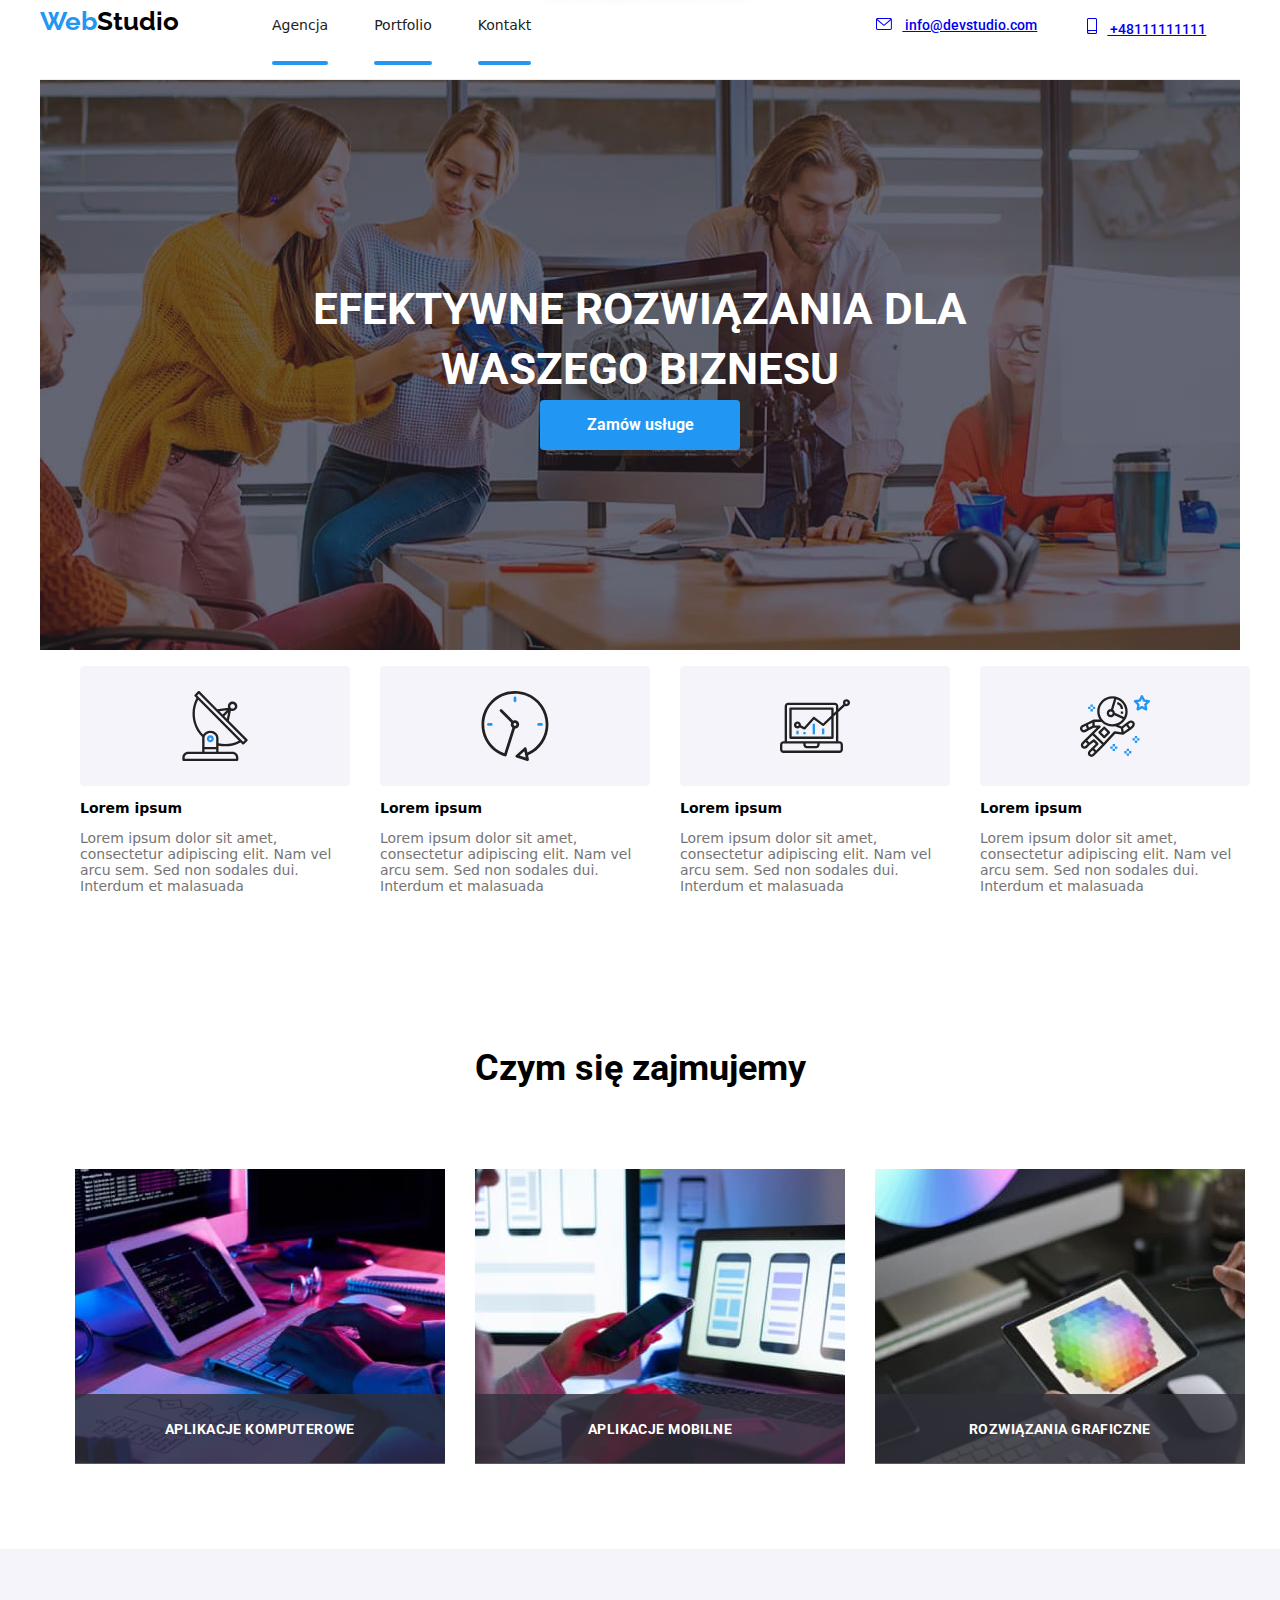
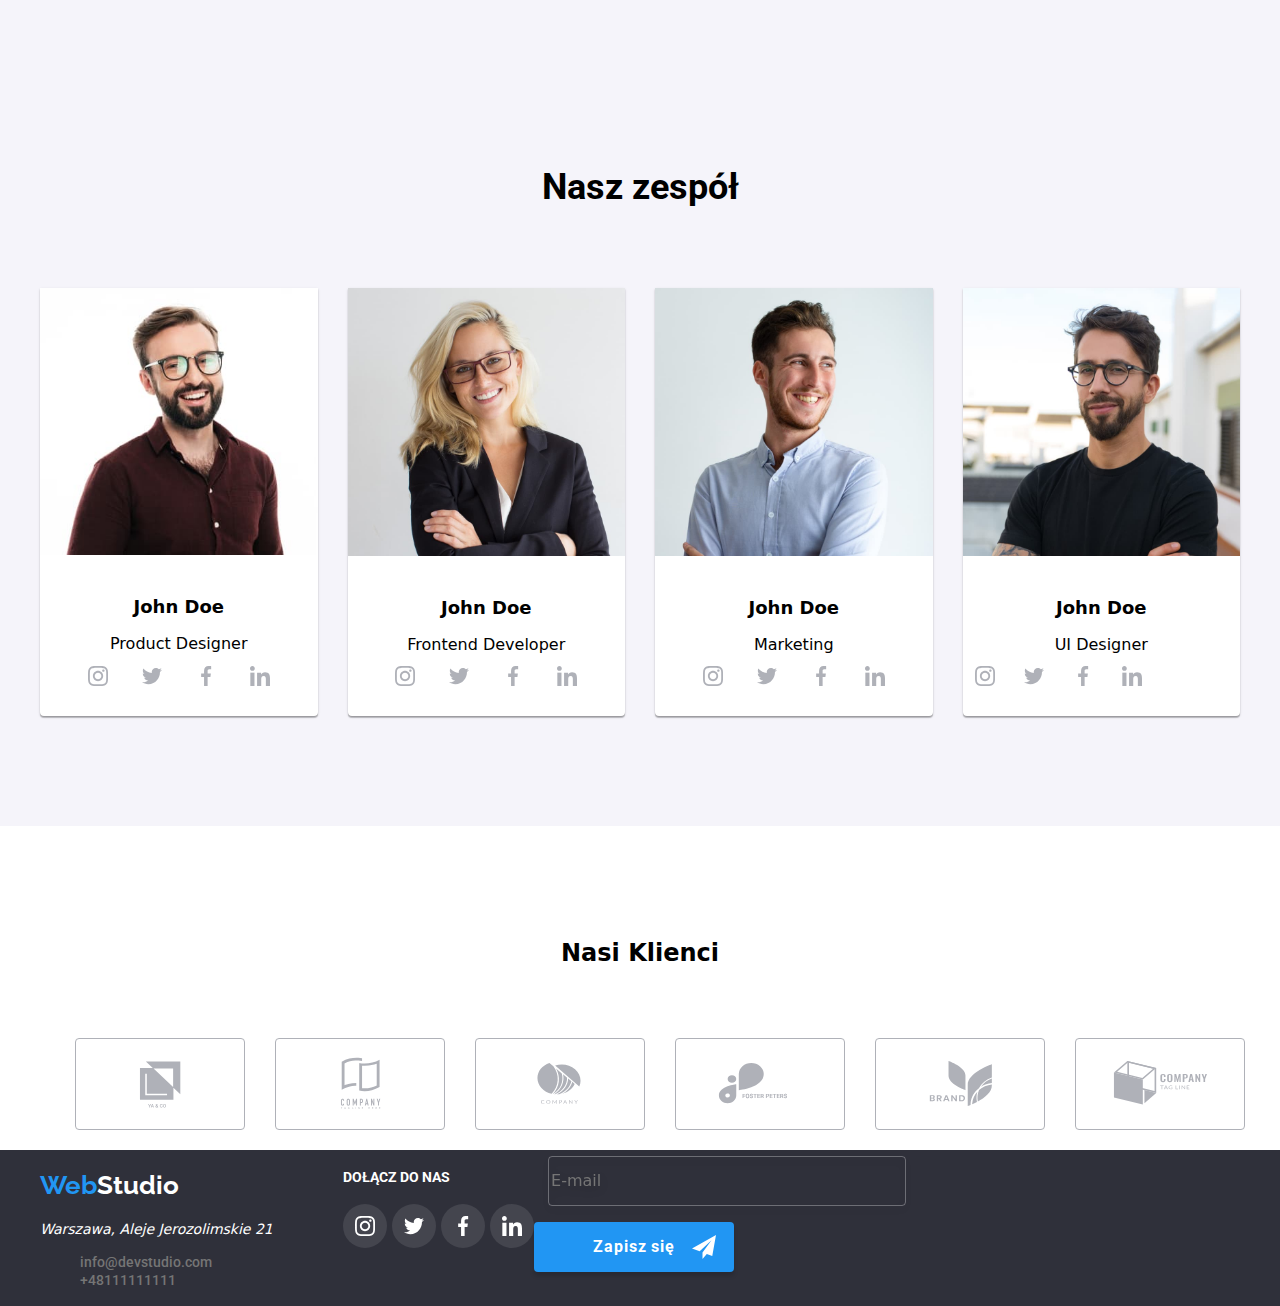
<file: index.html>
<!DOCTYPE html>
<html lang="pl">
  <head>
    <meta charset="UTF-8" />
    <meta http-equiv="X-UA-Compatible" content="IE=edge" />
    <meta name="viewport" content="width=device-width, initial-scale=1.0" />
    <title>Document</title>
    <link rel="preconnect" href="https://fonts.googleapis.com" />
    <link rel="preconnect" href="https://fonts.gstatic.com" crossorigin />
    <link
      rel="stylesheet"
      href="https://cdnjs.cloudflare.com/ajax/libs/modern-normalize/1.0.0/modern-normalize.min.css"
    />
    <link
      href="https://fonts.googleapis.com/css2?family=Raleway:wght@700&family=Roboto:wght@400;500;700;900&display=swap"
      rel="stylesheet"
    />

    <link rel="stylesheet" href="./css/main.min.css" />
  </head>
  <body class="body">
    <header>
      <div class="container">
        <div class="header">
          <a class="header__logo" href="index.html"><span class="header__logo--firstpart">Web</span>Studio</a>
          <nav>
            <ul class="menu">
              <li><a class="menu__list", href="index.html">Agencja</a></li>
              <li><a class="menu__list", href="portfolio.html">Portfolio</a></li>
              <li><a class="menu__list" href="index.html">Kontakt</a></li>
            </ul>
          </nav>
          <ul class="header__contact">
            <li class="header__contact--list">
              <a class="header__contact--element" href="mailto:info@devstudio.com"
                ><svg class="header__contact--icon" width="16px" height="12px">
                  <use href="./images/icons.svg/symbol-defs.svg#icon-mail"></use>
                </svg>
                info@devstudio.com</a
              >
            </li>
            <li class="header__contact--list">
              <a class="header__contact--element"  href="tel:+48111111111"
                ><svg class="header__contact--icon" width="10px" height="16px">
                  <use href="./images/icons.svg/symbol-defs.svg#icon-smartphone"></use>
                </svg>
                +48111111111</a
              >
            </li>
          </ul>
        </div>
      </div>
    </header>

    <main>
      <section>
        <div class="container">
          <div  class="main" >
            <h1 class="main__text">EFEKTYWNE ROZWIĄZANIA DLA WASZEGO BIZNESU</h1>

            <button class="main__button" type="button" data-modal-open>Zamów usługe</button>
          </div>
        </div>
      </section>

      <section class="section">
        <section>
          <div class="container">
            <ul class="lorem">
              <li>
                <svg class="lorem__icon" width="270px" height="120px">
                  <use
                    width="70px"
                    height="70px"
                    x="100px"
                    y="25px"
                    href="./images/icons.svg/symbol-defs.svg#icon-antenna-1"
                  ></use>
                </svg>
                <h3 class="lorem__headline">Lorem ipsum</h3>
                <p class="lorem__text">
                  Lorem ipsum dolor sit amet, consectetur adipiscing elit. Nam vel arcu sem. Sed non
                  sodales dui. Interdum et malasuada
                </p>
              </li>
              <li>
                <svg class="lorem__icon" width="270px" height="120px">
                  <use
                    width="70px"
                    height="70px"
                    x="100px"
                    y="25px"
                    href="./images/icons.svg/symbol-defs.svg#icon-clock-1"
                  ></use>
                </svg>
                <h3 class="lorem__headline">Lorem ipsum</h3>
                <p class="lorem__text">
                  Lorem ipsum dolor sit amet, consectetur adipiscing elit. Nam vel arcu sem. Sed non
                  sodales dui. Interdum et malasuada
                </p>
              </li>
              <li>
                <svg class="lorem__icon" width="270px" height="120px">
                  <use
                    width="70px"
                    height="70px"
                    x="100px"
                    y="25px"
                    href="./images/icons.svg/symbol-defs.svg#icon-diagram-1"
                  ></use>
                </svg>
                <h3 class="lorem__headline">Lorem ipsum</h3>
                <p class="lorem__text">
                  Lorem ipsum dolor sit amet, consectetur adipiscing elit. Nam vel arcu sem. Sed non
                  sodales dui. Interdum et malasuada
                </p>
              </li>
              <li>
                <svg class="lorem__icon" width="270px" height="120px">
                  <use
                    width="70px"
                    height="70px"
                    x="100px"
                    y="25px"
                    href="./images/icons.svg/symbol-defs.svg#icon-astronaut-1"
                  ></use>
                </svg>
                <h3 class="lorem__headline">Lorem ipsum</h3>
                <p class="lorem__text">
                  Lorem ipsum dolor sit amet, consectetur adipiscing elit. Nam vel arcu sem. Sed non
                  sodales dui. Interdum et malasuada
                </p>
              </li>
            </ul>
          </div>
        </section>
      </section>

      <section class="whatwedo">
        <div class="container">
          <h2 class="whatwedo__text">Czym się zajmujemy</h2>
          <ul class="whatwedo__img">
            <li>
              <div class="whatwedo__img--box">
              <img src="images/Mail.jpg" alt="Mail" width="370" height="294" />
              <div class="whatwedo__img--text"><p>Aplikacje komputerowe</p></div></div>
            </li>
            <li>
              <div class="whatwedo__img--box">
              <img src="images/Phone.jpg" alt="Phone" width="370" height="294" />
              <div class="whatwedo__img--text"><p>Aplikacje mobilne</p></div></div>
            </li>
            <li>
              <div class="whatwedo__img--box">
              <img src="images/design.jpg" alt="Design" width="370" height="294" />
              <div class="whatwedo__img--text"><p>Rozwiązania graficzne</p></div></div>
            </li>
          </ul>
        </div>
      </section>

      <section class="section">
        <section class="team">
          <div class="container">
            <h2 class="team__name">Nasz zespół</h2>
            <ul class="team__img">
              <li class="team__img--list">
                <figure class="team__img--fit">
                  <img
                    class="team__img--element"
                    src="images/imgJohnDoeprodutdesigner.jpg"
                    alt="John Doe Produkt Designer"
                    width="270"
                    height="260"
                  />
                  <figcaption class="team__signature">
                    <h4 class="team__img--name">John Doe</h4>
                    <p class="team__img--text">Product Designer</p>
                  </figcaption>
                  <div class="team__social">
                  <svg class="team__social--svg" width="44px" height="44px">
                    <use
                      width="20px"
                      height="20px"
                      x="12px"
                      y="12px"
                      href="./images/icons.svg/symbol-defs.svg#icon-instagram-2"
                    ></use>
                  </svg>
                  <svg class="team__social--svg" width="44px" height="44px">
                    <use
                      width="20px"
                      height="20px"
                      x="12px"
                      y="12px"
                      href="./images/icons.svg/symbol-defs.svg#icon-twitter-1"
                    ></use>
                  </svg>
                  <svg class="team__social--svg" width="44px" height="44px">
                    <use
                      width="20px"
                      height="20px"
                      x="12px"
                      y="12px"
                      href="./images/icons.svg/symbol-defs.svg#icon-facebook-1"
                    ></use>
                  </svg>
                  <svg class="team__social--svg" width="44px" height="44px">
                    <use
                      width="20px"
                      height="20px"
                      x="12px"
                      y="12px"
                      href="./images/icons.svg/symbol-defs.svg#icon-linkedin-1"
                    ></use>
                  </svg>
                </div>
                </figure>
              </li>
              <li class="team__img--list">
                <figure class="team__img--fit">
                  <img
                    class="team__img--element"
                    src="images/imgJohnDoeFrontenddeveloper.jpg"
                    alt="John Doe Frontend Developer"
                    width="270"
                    height="260"
                  />
                  <figcaption class="team__signature">
                    <h4 class="team__img--name">John Doe</h4>
                    <p class="team__img--text">Frontend Developer</p>
                  </figcaption>
                  <div class="team__social">
                  <svg class="team__social--svg" width="44px" height="44px">
                    <use
                      width="20px"
                      height="20px"
                      x="12px"
                      y="12px"
                      href="./images/icons.svg/symbol-defs.svg#icon-instagram-2"
                    ></use>
                  </svg>
                  <svg class="team__social--svg" width="44px" height="44px">
                    <use
                      width="20px"
                      height="20px"
                      x="12px"
                      y="12px"
                      href="./images/icons.svg/symbol-defs.svg#icon-twitter-1"
                    ></use>
                  </svg>
                  <svg class="team__social--svg" width="44px" height="44px">
                    <use
                      width="20px"
                      height="20px"
                      x="12px"
                      y="12px"
                      href="./images/icons.svg/symbol-defs.svg#icon-facebook-1"
                    ></use>
                  </svg>
                  <svg class="team__social--svg" width="44px" height="44px">
                    <use
                      width="20px"
                      height="20px"
                      x="12px"
                      y="12px"
                      href="./images/icons.svg/symbol-defs.svg#icon-linkedin-1"
                    ></use>
                  </svg>
                </div>
                </figure>
              </li>
              <li class="team__img--list">
                <figure class="team__img--fit">
                  <img
                    class="team__img--element"
                    src="images/imgJohnDoeMarketing.jpg"
                    alt="John Doe Marketing"
                    width="270"
                    height="260"
                  />
                  <figcaption class="team__signature">
                    <h4 class="team__img--name">John Doe</h4>
                    <p class="team__img--text">Marketing</p>
                  </figcaption>
                  <div class="team__social">
                  <svg class="team__social--svg" width="44px" height="44px">
                    <use
                      width="20px"
                      height="20px"
                      x="12px"
                      y="12px"
                      href="./images/icons.svg/symbol-defs.svg#icon-instagram-2"
                    ></use>
                  </svg>
                  <svg class="team__social--svg" width="44px" height="44px">
                    <use
                      width="20px"
                      height="20px"
                      x="12px"
                      y="12px"
                      href="./images/icons.svg/symbol-defs.svg#icon-twitter-1"
                    ></use>
                  </svg>
                  <svg class="team__social--svg" width="44px" height="44px">
                    <use
                      width="20px"
                      height="20px"
                      x="12px"
                      y="12px"
                      href="./images/icons.svg/symbol-defs.svg#icon-facebook-1"
                    ></use>
                  </svg>
                  <svg class="team__social--svg" width="44px" height="44px">
                    <use
                      width="20px"
                      height="20px"
                      x="12px"
                      y="12px"
                      href="./images/icons.svg/symbol-defs.svg#icon-linkedin-1"
                    ></use>
                  </svg>
                </div>
                </figure>
              </li>
              <li class="team__img--list">
                <figure class="team__img--fit">
                  <img
                    class="team__img--element"
                    src="images/JohnDoeUIDesigner.jpg"
                    alt="John Doe UI Designer"
                    width="270"
                    height="260"
                  />
                  <figcaption class="team__signature">
                    <h4 class="team__img--name">John Doe</h4>
                    <p class="team__img--text">UI Designer</p>
                  </figcaption>
                  <div class="team_social">
                  <svg class="team__social--svg" width="44px" height="44px">
                    <use
                      width="20px"
                      height="20px"
                      x="12px"
                      y="12px"
                      href="./images/icons.svg/symbol-defs.svg#icon-instagram-2"
                    ></use>
                  </svg>
                  <svg class="team__social--svg" width="44px" height="44px">
                    <use
                      width="20px"
                      height="20px"
                      x="12px"
                      y="12px"
                      href="./images/icons.svg/symbol-defs.svg#icon-twitter-1"
                    ></use>
                  </svg>
                  <svg class="team__social--svg" width="44px" height="44px">
                    <use
                      width="20px"
                      height="20px"
                      x="12px"
                      y="12px"
                      href="./images/icons.svg/symbol-defs.svg#icon-facebook-1"
                    ></use>
                  </svg>
                  <svg class="team__social--svg" width="44px" height="44px">
                    <use
                      width="20px"
                      height="20px"
                      x="12px"
                      y="12px"
                      href="./images/icons.svg/symbol-defs.svg#icon-linkedin-1"
                    ></use>
                  </svg>
                  </div>
                </figure>
              </li>
            </ul>
          </div>
        </section>
          <div class="container">
            <h2 class="customers__section--name">Nasi Klienci</h2>
            <ul class="customers">
              <li>
                <svg class="customers__logo" width="170px" height="92px">
                  <use
                    width="106px"
                    height="60.04px"
                    x="32px"
                    y="15px"
                    href="./images/icons.svg/symbol-defs.svg#icon-logo-1"
                  ></use>
                </svg>
              </li>
              <li>
                <svg class="customers__logo" width="170px" height="92px">
                  <use
                    width="106px"
                    height="60.04px"
                    x="32px"
                    y="15px"
                    href="./images/icons.svg/symbol-defs.svg#icon-logo-2"
                  ></use>
                </svg>
              </li>
              <li>
                <svg class="customers__logo" width="170px" height="92px">
                  <use
                    width="106px"
                    height="60.04px"
                    x="32px"
                    y="15px"
                    href="./images/icons.svg/symbol-defs.svg#icon-logo-3"
                  ></use>
                </svg>
              </li>
              <li>
                <svg class="customers__logo" width="170px" height="92px">
                  <use
                    width="106px"
                    height="60.04px"
                    x="32px"
                    y="15px"
                    href="./images/icons.svg/symbol-defs.svg#icon-logo-4"
                  ></use>
                </svg>
              </li>
              <li>
                <svg class="customers__logo" width="170px" height="92px">
                  <use
                    width="106px"
                    height="60.04px"
                    x="32px"
                    y="15px"
                    href="./images/icons.svg/symbol-defs.svg#icon-logo-5"
                  ></use>
                </svg>
              </li>
              <li>
                <svg class="customers__logo" width="170px" height="92px">
                  <use
                    width="106px"
                    height="60.04px"
                    x="32px"
                    y="15px"
                    href="./images/icons.svg/symbol-defs.svg#icon-logo-6"
                  ></use>
                </svg>
              </li>
            </ul>
          </div>
        </section>
      </section>
    </main>

    <footer class="footer">
      <section class="section">
        <section class="textfotter">
          <div class="container">
            <div class="footer__both">
              <div class="left">
                <h2>
                  <a class="footer__logo" href="https://webstudio.com"
                    ><span class="footer__logo--firstpart">Web</span>Studio</a
                  >
                </h2>
                <address class="footer__location">Warszawa, Aleje Jerozolimskie 21</address>
                <ul>
                  <li class="footer__contact--list">
                    <a class="footer__contact" href="mailto:info@devstudio.com">info@devstudio.com</a>
                  </li>
                  <li  class="footer__contact--list"><a class="footer__contact" href="tel:+48111111111">+48111111111</a></li>
                </ul>
              </div>
              <div class="footer__right">
                <h4 class="footer__join">DOŁĄCZ DO NAS</h4>
                <svg class="footer__social" width="44px" height="44px">
                  <use
                    width="20px"
                    height="20px"
                    x="12px"
                    y="12px"
                    href="./images/icons.svg/symbol-defs.svg#icon-instagram-2"
                  ></use>
                </svg>
                <svg class="footer__social" width="44px" height="44px">
                  <use
                    width="20px"
                    height="20px"
                    x="12px"
                    y="12px"
                    href="./images/icons.svg/symbol-defs.svg#icon-twitter-1"
                  ></use>
                </svg>
                <svg class="footer__social" width="44px" height="44px">
                  <use
                    width="20px"
                    height="20px"
                    x="12px"
                    y="12px"
                    href="./images/icons.svg/symbol-defs.svg#icon-facebook-1"
                  ></use>
                </svg>
                <svg class="footer__social" width="44px" height="44px">
                  <use
                    width="20px"
                    height="20px"
                    x="12px"
                    y="12px"
                    href="./images/icons.svg/symbol-defs.svg#icon-linkedin-1"
                  ></use>
                </svg>
              </div>
              <div class="footer__news">
                <form class="footer__newsletter">
                  <fieldset class="footer__sing">
                  <label class="footer__newsletter--email" id="zapisz">Zapisz się do newslettera</label>
                    <input class="footer__newsletter--input" type="email" name="newsletteremail" placeholder="E-mail" id="zapisz">
                  </fieldset>
                  <fieldset class="footer__sing--button">
                  <button class="footer__newsletter--button" type="submit">Zapisz się
                    <svg class="footer__newsletter--send" width="24px" height="24px">
                      <use width="24px" height="24px"
                      href="./images/icons.svg/symbol-defs.svg#icon-send"></use>
                    </svg>
                  </button>
                  </fieldset>
              </fieldset>
                </form>
              </div>
            </div>
          </div>
        </section>
      </sectionc>
    </footer>
    <div class="backdrop is-hidden" data-modal>
    <div class="modal">
      <button type="modal__button--close" data-modal-close>
        <svg width="28px" height="28px">
          <use width="11px" height="11px" x="9px" y="9px" href="./images/icons.svg/symbol-defs.svg#icon-close-black-18dp-2-1">
          </use></svg></button>
          <div class="modal-content">
            <form class="modal__form">
              <p class="modal__headline">Zostaw swoje dane w formularzu poniżej</p>
              <fieldset class="modal__fieldset">
              <label for="imie" class="modal__label">Imie</label>
                <svg class="modal__icon">
                  <use 
                  href="./images/icons.svg/symbol-defs.svg#icon-imie">
                  </use>
                </svg>
                <input class="modal__input" type="text" name="imie" id="imie">
              </fieldset>
              <fieldset class="modal__fieldset">
                <label for="telefon" class="modal__label">Telefon</label>
                <svg class="modal__icon">
                  <use
                  href="./images/icons.svg/symbol-defs.svg#icon-telefon">
                </use>
                </svg>
                <input class="modal__input" type="tel" name="telefon" id="telefon">
              </fieldset>
              <fieldset class="modal__fieldset">
                <label for="email" class="modal__label">Email</label>
                <svg class="modal__icon">
                  <use
                  href="./images/icons.svg/symbol-defs.svg#icon-e-mail">
                </use>
                </svg>
                <input class="modal__input" type="email" id="email">
              </fieldset>
              <fieldset class="modal__textarea">
                <label for="komentarz" class="modal__label">Komentarz</label>
                <textarea class="modal__text--area" name="komentarz" placeholder="Wprowadź tekst" id="komentarz"></textarea>
              </fieldset>
              <fieldset class="modal__fieldset--legal">
                <input class="modal__checkbox" type="checkbox" name="checkbox">
                <label class="modal__label--legal">
                  Oświadczam iż akceptuję <span class="modal__link--legal">Regulamin</span> i <span class="modal__link--legal">Politykę Prywatności</cite></span>
                  
                </label>
              </fieldset>
              <fieldset class="modal__fieldset--button">
              <button class="modal__button--send" type="submite">Wyślij</button>
              </fieldset>
            </form>
          </div>
    </div>
    </div>
    <script src="./js/modal.js"></script>
  </body>
</html>
</file>
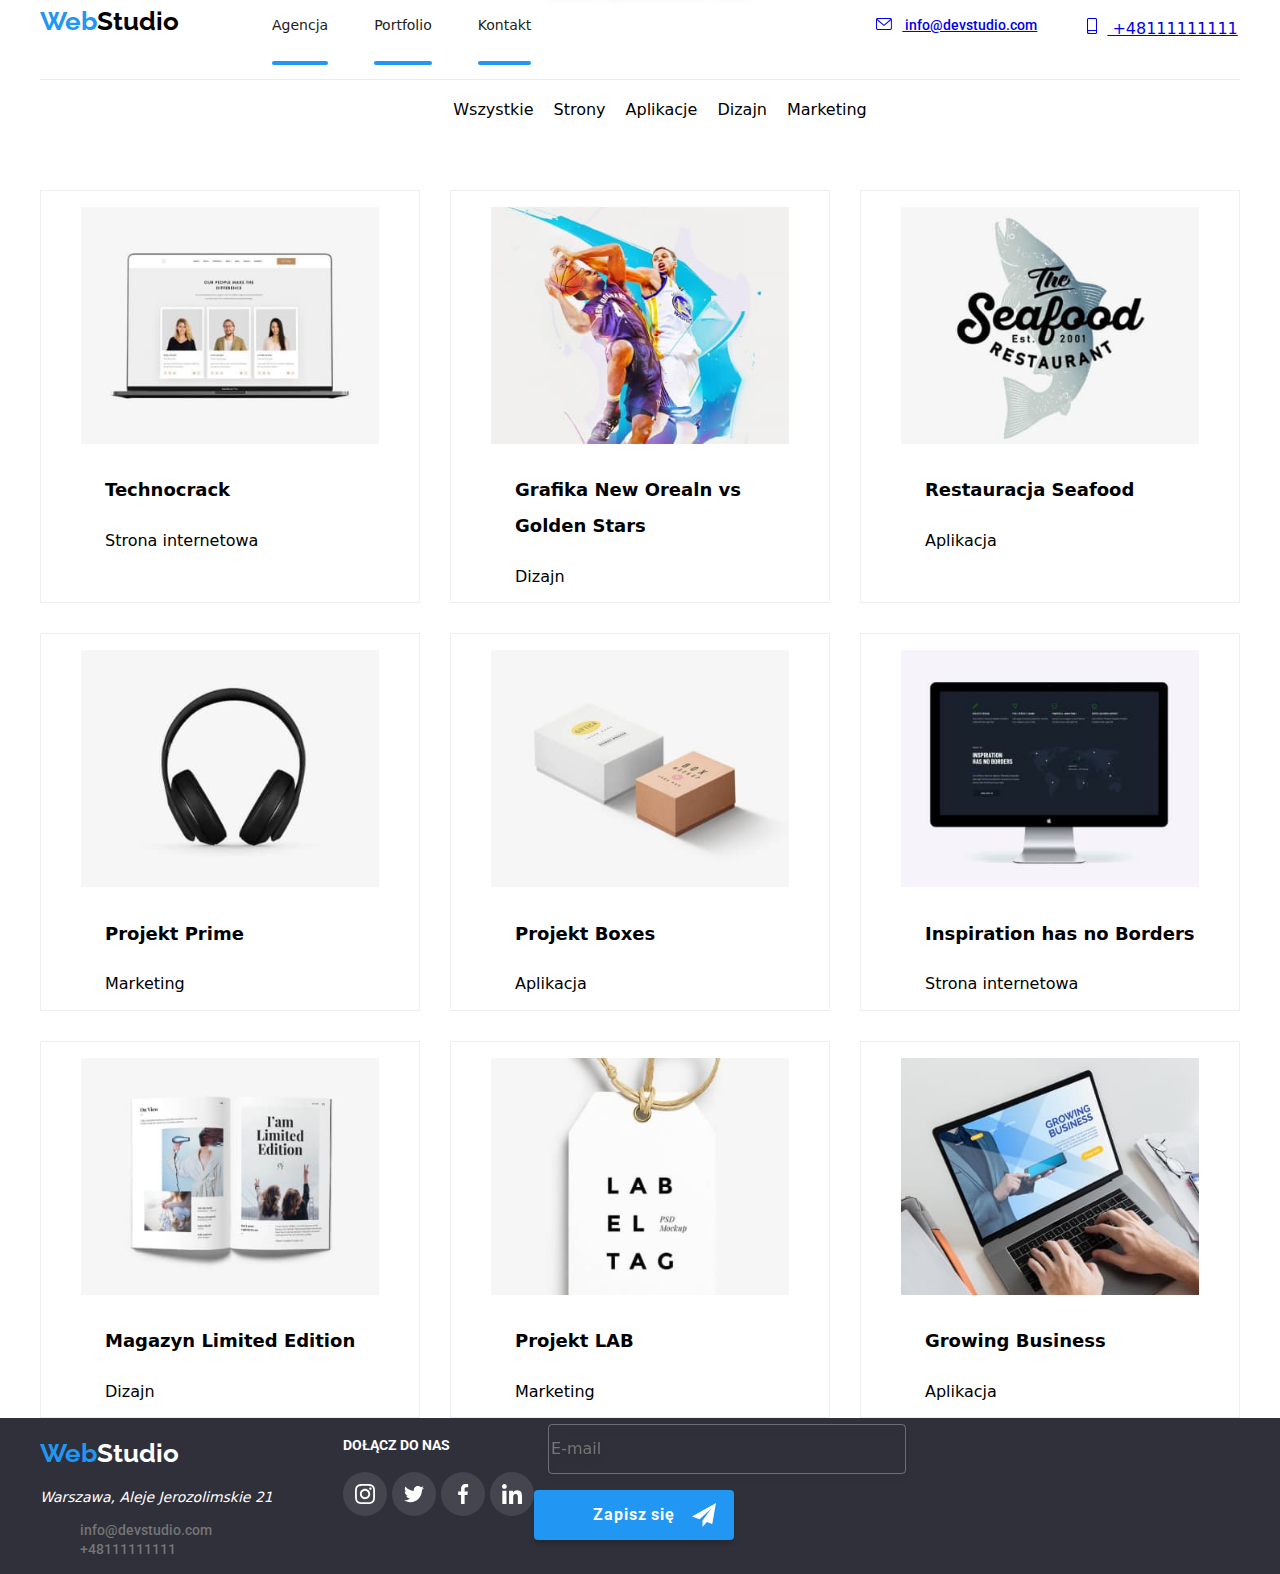
<file: portfolio.html>
<!DOCTYPE html>
<html lang="pl">
  <head>
    <meta charset="UTF-8" />
    <meta http-equiv="X-UA-Compatible" content="IE=edge" />
    <meta name="viewport" content="width=device-width, initial-scale=1.0" />
    <title>Document</title>
    <link rel="preconnect" href="https://fonts.googleapis.com" />
    <link rel="preconnect" href="https://fonts.gstatic.com" crossorigin />
    <link
      rel="stylesheet"
      href="https://cdnjs.cloudflare.com/ajax/libs/modern-normalize/1.0.0/modern-normalize.min.css"
    />
    <link
      href="https://fonts.googleapis.com/css2?family=Raleway:wght@700&family=Roboto:wght@400;500;700;900&display=swap"
      rel="stylesheet"
    />

    <link rel="stylesheet" href="css/main.min.css" />
  </head>
  <body class="body">
    <header>
      <div class="container">
        <div class="header">
          <a class="header__logo" href="index.html"><span class="header__logo--firstpart">Web</span>Studio</a>
          <nav>
            <ul class="menu">
              <li><a class="menu__list", href="index.html">Agencja</a></li>
              <li><a class="menu__list", href="portfolio.html">Portfolio</a></li>
              <li><a class="menu__list" href="index.html">Kontakt</a></li>
            </ul>
          </nav>
          <ul class="header__contact">
            <li class="header__contact--list">
              <a class="header__contact--mail" href="mailto:info@devstudio.com"
                ><svg class="header__contact--icon" width="16px" height="12px">
                  <use href="./images/icons.svg/symbol-defs.svg#icon-mail"></use>
                </svg>
                info@devstudio.com</a
              >
            </li>
            <li class="header-contact--list">
              <a class="header__contact--tel" href="tel:+48111111111"
                ><svg class="header__contact--icon" width="10px" height="16px">
                  <use href="./images/icons.svg/symbol-defs.svg#icon-smartphone"></use>
                </svg>
                +48111111111</a
              >
            </li>
          </ul>
        </div>
      </div>
    </header>

    <main>
      <section class="section">
        <div class="container">
          <ul class="filtr">
            <li><button class="filtr__list" type="button">Wszystkie</button></li>
            <li><button class="filtr__list" type="button">Strony</button></li>
            <li><button class="filtr__list" type="button">Aplikacje</button></li>
            <li><button class="filtr__list" type="button">Dizajn</button></li>
            <li><button class="filtr__list" type="button">Marketing</button></li>
          </ul>
        </div>
        <div class="container">
          <ul class="img">
            <li class="img__list">
              
              <figure>
                <div class="ip">
                  <div class="img__overlay--box">
                <img
                  class="img__element"
                  src="images/Technocrack.jpg"
                  alt="Technocrack"
                  width="370"
                  height="294"
                /><div class="img__list--overlay"><p>Technocrack jest popularną platformą wykorzystywaną do rozpowszechniania koronawirusa. Firmy wykorzystują tę platformę do celów szpiegowskich i ataków na niezabezpieczone serwery konkurencji</p></div></div>
                <figcaption>
                  <h4 class="img__name">Technocrack</h4>
                  <p class="img__text">Strona internetowa</p>
                </figcaption>
                </div>
              </figure>
            </li>
            <li class="img__list">
              <figure class="fit">
                <div >
                  <div class="img__overlay--box">
                <img
                  class="img__element"
                  src="images/GrafikaNewOrleanvsGoldenStars.jpg"
                  alt="Grafika New Orealn vs Golden Star"
                  width="370"
                  height="294"
                /><div class="img__list--overlay"><p>Technocrack jest popularną platformą wykorzystywaną do rozpowszechniania koronawirusa. Firmy wykorzystują tę platformę do celów szpiegowskich i ataków na niezabezpieczone serwery konkurencji</p></div></div>
                <figcaption>
                  <h4 class="img__name">Grafika New Orealn vs Golden Stars</h4>
                  <p class="img__text">Dizajn</p>
                </figcaption>
                <div>
              </figure>
            </li>
            <li class="img__list">
              <figure class="img_list--fit">
                <div class="ip">
                  <div class="img__overlay--box">
                <img
                  class="img__element"
                  src="images/RestaurantSeafood.jpg"
                  alt="Restauracja Seafood"
                  width="370"
                  height="294"
                /><div class="img__list--overlay"><p>Technocrack jest popularną platformą wykorzystywaną do rozpowszechniania koronawirusa. Firmy wykorzystują tę platformę do celów szpiegowskich i ataków na niezabezpieczone serwery konkurencji</p></div></div>
                <figcaption>
                  <h4 class="img__name">Restauracja Seafood</h4>
                  <p class="img__text">Aplikacja</p>
                </figcaption>
              </div>
              </figure >
            </li>
            <li class="img__list">
              <figure class="fit">
                <div class="ip">
                  <div class="img__overlay--box">
                <img
                  class="img__element"
                  src="images/ProjectPrime.jpg"
                  alt="Projekt Prime"
                  width="370"
                  height="294"
                /><div class="img__list--overlay"><p>Technocrack jest popularną platformą wykorzystywaną do rozpowszechniania koronawirusa. Firmy wykorzystują tę platformę do celów szpiegowskich i ataków na niezabezpieczone serwery konkurencji</p></div></div>
                <figcaption>
                  <h4 class="img__name">Projekt Prime</h4>
                  <p class="img__text">Marketing</p>
                </figcaption>
                </div>
              </figure>
            </li>
            <li class="img__list">
              <figure class="fit">
                <div class="ip">
                  <div class="img__overlay--box">
                <img
                  class="img__element"
                  src="images/ProjectBoxes.jpg"
                  alt="Projekt Boxes"
                  width="370"
                  height="294"
                /><div class="img__list--overlay"><p>Technocrack jest popularną platformą wykorzystywaną do rozpowszechniania koronawirusa. Firmy wykorzystują tę platformę do celów szpiegowskich i ataków na niezabezpieczone serwery konkurencji</p></div></div>
                <figcaption>
                  <h4 class="img__name">Projekt Boxes</h4>
                  <p class="img__text">Aplikacja</p>
                </figcaption>
                </div>
              </figure>
            </li>
            <li class="img__list">
              <figure class="fit">
                <div class="ip">
                  <div class="img__overlay--box">
                <img
                  class="img__element"
                  src="images/InspirationhasnoBorders.jpg"
                  alt="Inspiration has no Borders"
                  width="370"
                  height="294"
                /><div class="img__list--overlay"><p>Technocrack jest popularną platformą wykorzystywaną do rozpowszechniania koronawirusa. Firmy wykorzystują tę platformę do celów szpiegowskich i ataków na niezabezpieczone serwery konkurencji</p></div></div>
                <figcaption>
                  <h4 class="img__name">Inspiration has no Borders</h4>
                  <p class="img__text">Strona internetowa</p>
                </figcaption>
                </div>
              </figure>
            </li>
            <li class="img__list">
              <figure class="fit">
                <div class="ip">
                  <div class="img__overlay--box">
                <img
                  class="img__element"
                  src="images/MagazynLimitedEdition.jpg"
                  alt="Magazyn Limited Edition"
                  width="370"
                  height="294"
                /><div class="img__list--overlay"><p>Technocrack jest popularną platformą wykorzystywaną do rozpowszechniania koronawirusa. Firmy wykorzystują tę platformę do celów szpiegowskich i ataków na niezabezpieczone serwery konkurencji</p></div></div>
                <figcaption>
                  <h4 class="img__name">Magazyn Limited Edition</h4>
                  <p class="img__text">Dizajn</p>
                </figcaption>
                </div>
              </figure>
            </li>
            <li class="img__list">
              <figure class="fit">
                <div class="ip">
                  <div class="img__overlay--box">
                <img
                  class="img__element"
                  src="images/ProjectLAB.jpg"
                  alt="Projekt LAB"
                  width="370"
                  height="294"
                /><div class="img__list--overlay"><p>Technocrack jest popularną platformą wykorzystywaną do rozpowszechniania koronawirusa. Firmy wykorzystują tę platformę do celów szpiegowskich i ataków na niezabezpieczone serwery konkurencji</p></div></div>
                <figcaption>
                  <h4 class="img__name">Projekt LAB</h4>
                  <p class="img__text">Marketing</p>
                </figcaption>
                </div>
              </figure>
            </li>
            <li class="img__list">
              <figure class="fit">
                <div class="ip">
                  <div class="img__overlay--box">
                <img
                  class="img__element"
                  src="images/GrowingBusiness.jpg"
                  alt="Growing Business"
                  width="370"
                  height="294"
                /><div class="img__list--overlay"><p >Technocrack jest popularną platformą wykorzystywaną do rozpowszechniania koronawirusa. Firmy wykorzystują tę platformę do celów szpiegowskich i ataków na niezabezpieczone serwery konkurencji</p></div></div>
                <figcaption>
                  <h4 class="img__name">Growing Business</h4>
                  <p class="img__text">Aplikacja</p>
                </figcaption>
                </div>
              </figure>
            </li>
          </ul>
          </div>
        </div>
      </section>
    </main>
    <footer class="footer">
      <sectionc class="section">
        <section class="textfotter">
          <div class="container">
            <div class="footer__both">
              <div class="left">
                <h2>
                  <a class="footer__logo" href="https://webstudio.com"
                    ><span class="footer__logo--firstpart">Web</span>Studio</a
                  >
                </h2>
                <address class="footer__location">Warszawa, Aleje Jerozolimskie 21</address>
                <ul>
                  <li class="footer__contact--list">
                    <a class="footer__contact" href="mailto:info@devstudio.com">info@devstudio.com</a>
                  </li>
                  <li  class="footer__contact--list"><a class="footer__contact" href="tel:+48111111111">+48111111111</a></li>
                </ul>
              </div>
              <div class="footer__right">
                <h4 class="footer__join">DOŁĄCZ DO NAS</h4>
                <svg class="footer__social" width="44px" height="44px">
                  <use
                    width="20px"
                    height="20px"
                    x="12px"
                    y="12px"
                    href="./images/icons.svg/symbol-defs.svg#icon-instagram-2"
                  ></use>
                </svg>
                <svg class="footer__social" width="44px" height="44px">
                  <use
                    width="20px"
                    height="20px"
                    x="12px"
                    y="12px"
                    href="./images/icons.svg/symbol-defs.svg#icon-twitter-1"
                  ></use>
                </svg>
                <svg class="footer__social" width="44px" height="44px">
                  <use
                    width="20px"
                    height="20px"
                    x="12px"
                    y="12px"
                    href="./images/icons.svg/symbol-defs.svg#icon-facebook-1"
                  ></use>
                </svg>
                <svg class="footer__social" width="44px" height="44px">
                  <use
                    width="20px"
                    height="20px"
                    x="12px"
                    y="12px"
                    href="./images/icons.svg/symbol-defs.svg#icon-linkedin-1"
                  ></use>
                </svg>
              </div>
              <div class="footer__news">
                <form class="footer__newsletter">
                  <fieldset class="footer__sing">
                  <label class="footer__newsletter--email" id="zapisz">Zapisz się do newslettera</label>
                    <input class="footer__newsletter--input" type="email" name="newsletteremail" placeholder="E-mail" id="zapisz">
                  </fieldset>
                  <fieldset class="footer__sing--button">
                  <button class="footer__newsletter--button" type="submit">Zapisz się
                    <svg class="footer__newsletter--send" width="24px" height="24px">
                      <use width="24px" height="24px"
                      href="./images/icons.svg/symbol-defs.svg#icon-send"></use>
                    </svg>
                  </button>
                  </fieldset>
              </fieldset>
                </form>
              </div>
            </div>
          </div>
        </section>
      </sectionc>
    </footer>
  </body>
</html>
</file>
<file: css/main.min.css>
.body{list-style-type:none;text-decoration:none}.header{display:-webkit-box;display:-ms-flexbox;display:flex;text-align:center;-webkit-box-align:baseline;-ms-flex-align:baseline;align-items:baseline;height:80px;border-bottom:1px solid;border-color:#ececec;list-style-type:none;text-decoration:none}.header__logo{text-decoration:none;font-family:"Raleway",sans-serif;font-weight:700;font-size:26px;line-height:1.19;cursor:pointer;color:#000}.header__logo--firstpart{color:#2196f3}.header__contact{list-style-type:none;text-decoration:none;display:-webkit-inline-box;display:-ms-inline-flexbox;display:inline-flex;gap:50px;padding-left:345px;color:#000}.header__contact--list{list-style-type:none;text-decoration:none;font-family:"Roboto",sans-serif;font-weight:500;text-decoration:none;color:#757575;font-size:14px;line-height:1.14;cursor:pointer;-webkit-transition-duration:250ms;transition-duration:250ms;-webkit-transition-timing-function:cubic-bezier(0.4, 0, 0.2, 1);transition-timing-function:cubic-bezier(0.4, 0, 0.2, 1);-webkit-box-pack:end;-ms-flex-pack:end;justify-content:flex-end}.header__contact--icon{fill:currentColor;margin-right:10px}.header__contact--list:focus,.header__contact--list:hover{color:#2196f3;-webkit-transition-duration:250ms;transition-duration:250ms;-webkit-transition-timing-function:cubic-bezier(0.4, 0, 0.2, 1);transition-timing-function:cubic-bezier(0.4, 0, 0.2, 1)}.menu{list-style-type:none;text-decoration:none;display:-webkit-box;display:-ms-flexbox;display:flex;gap:46px;padding-left:93px}.menu__list{position:relative;font-weight:500;text-decoration:none;font-size:14px;line-height:1.14;color:#212121;cursor:pointer;-webkit-transition-duration:250ms;transition-duration:250ms;-webkit-transition-timing-function:cubic-bezier(0.4, 0, 0.2, 1);transition-timing-function:cubic-bezier(0.4, 0, 0.2, 1)}.menu__list:hover,.menu__list:focus{color:#2196f3;-webkit-transition-duration:250ms;transition-duration:250ms;-webkit-transition-timing-function:cubic-bezier(0.4, 0, 0.2, 1);transition-timing-function:cubic-bezier(0.4, 0, 0.2, 1)}.menu__list::after{content:"";position:absolute;width:100%;height:4px;border-radius:2px;background-color:#2196f3;bottom:-32px;left:0px}.main{list-style-type:none;text-decoration:none;max-width:1600px;padding-top:200px;padding-bottom:200px;margin:0 auto;text-align:center;background-image:-webkit-gradient(linear, left top, left bottom, from(rgba(47, 48, 58, 0.4)), to(rgba(47, 48, 58, 0.4))),url(../images/tło-img.jpg);background-image:linear-gradient(rgba(47, 48, 58, 0.4), rgba(47, 48, 58, 0.4)),url(../images/tło-img.jpg);background-size:1600px;background-repeat:no-repeat;background-position:center;background-color:#212121}.main__text{color:#fff;font-family:"Roboto",sans-serif;font-weight:900px;font-size:44px;line-height:1.36;width:696px;margin:0 auto;display:-webkit-box;display:-ms-flexbox;display:flex;-ms-flex-wrap:wrap;flex-wrap:wrap;text-align:center;text-transform:uppercase}.main__button{font-family:"Roboto",sans-serif;font-weight:700;font-size:16px;line-height:1.875;cursor:pointer;background-color:#2196f3;color:#fff;border:none;border-radius:4px;display:-webkit-box;display:-ms-flexbox;display:flex;margin:0 auto;width:200px;height:50px;-webkit-box-pack:center;-ms-flex-pack:center;justify-content:center;-webkit-box-align:center;-ms-flex-align:center;align-items:center}.lorem{list-style-type:none;text-decoration:none;display:-webkit-box;display:-ms-flexbox;display:flex;-webkit-box-pack:center;-ms-flex-pack:center;justify-content:center;-webkit-box-pack:justify;-ms-flex-pack:justify;justify-content:space-between;gap:30px;list-style-type:none;text-decoration:none}.lorem__icon{list-style-type:none;text-decoration:none;display:-webkit-box;display:-ms-flexbox;display:flex;-webkit-box-orient:horizontal;-webkit-box-direction:normal;-ms-flex-direction:row;flex-direction:row;-webkit-box-pack:center;-ms-flex-pack:center;justify-content:center;-webkit-box-align:center;-ms-flex-align:center;align-items:center;background-color:#f5f4fa;border-radius:4px}.lorem__headline{font-weight:700;font-size:14px;line-height:1,17}.lorem__text{list-style-type:none;text-decoration:none;font-size:14px;line-height:1,71;color:#757575;-ms-flex-wrap:wrap;flex-wrap:wrap;-ms-flex-preferred-size:calc((100% - 90px)/4);flex-basis:calc((100% - 90px)/4)}.whatwedo{list-style-type:none;text-decoration:none;padding-top:94px;padding-bottom:94px}.whatwedo__text{font-family:"Roboto",sans-serif;font-weight:700;font-size:36px;line-height:1,17;text-align:center;padding-bottom:50px}.whatwedo__img{list-style-type:none;text-decoration:none;display:-webkit-box;display:-ms-flexbox;display:flex;-webkit-box-pack:center;-ms-flex-pack:center;justify-content:center;gap:30px;-ms-flex-preferred-size:calc((100% - 60px)/3);flex-basis:calc((100% - 60px)/3)}.whatwedo__img--box{position:relative;width:370px;height:270px;overflow:visible}.whatwedo__img--text{position:absolute;width:370px;height:70px;background-color:rgba(47,48,58,.8);bottom:-9%;display:-webkit-box;display:-ms-flexbox;display:flex;-webkit-box-pack:center;-ms-flex-pack:center;justify-content:center;-webkit-box-align:center;-ms-flex-align:center;align-items:center}.whatwedo__img--text>p{color:#fff;font-family:"Roboto";font-style:normal;font-weight:700;font-size:14px;line-height:16px;text-align:center;letter-spacing:.03em;text-transform:uppercase}.team{list-style-type:none;text-decoration:none;background-color:#f5f4fa;padding-top:94px;padding-bottom:94px}.team__name{font-family:"Roboto",sans-serif;font-weight:700;font-size:36px;line-height:1,17;text-align:center;padding-top:94px;padding-bottom:50px}.team__img{display:-webkit-box;display:-ms-flexbox;display:flex;width:1200px;gap:30px;padding:0}.team__img--list{list-style-type:none;text-decoration:none;width:270px;height:428px;background-color:#fff;-ms-flex-preferred-size:calc((100% - 90px)/4);flex-basis:calc((100% - 90px)/4);-webkit-box-shadow:0px 1px 3px rgba(0,0,0,.12),0px 1px 1px rgba(0,0,0,.14),0px 2px 1px rgba(0,0,0,.2);box-shadow:0px 1px 3px rgba(0,0,0,.12),0px 1px 1px rgba(0,0,0,.14),0px 2px 1px rgba(0,0,0,.2);border-radius:0px 0px 4px 4px}.team__img--fit{margin:0}.team__img--element{max-width:100%;width:100%;height:auto}.team__signature{background-color:#fff}.team__img--name{font-weight:700;font-size:18px;line-height:2;text-align:center;margin:0;padding-top:30px}.team__img--text{margin:0px;text-align:center;padding-top:10px}.team__social{display:-webkit-box;display:-ms-flexbox;display:flex;-webkit-box-pack:center;-ms-flex-pack:center;justify-content:center;-webkit-box-align:center;-ms-flex-align:center;align-items:center;gap:10px}.team__social--svg{background-color:#fff;fill:#afb1b8;-webkit-transition-duration:250ms;transition-duration:250ms;-webkit-transition-timing-function:cubic-bezier(0.4, 0, 0.2, 1);transition-timing-function:cubic-bezier(0.4, 0, 0.2, 1)}.team__social--svg:hover,.team__social--svg:focus{background-color:#2196f3;border-radius:50%;fill:#fff;-webkit-transition-duration:250ms;transition-duration:250ms;-webkit-transition-timing-function:cubic-bezier(0.4, 0, 0.2, 1);transition-timing-function:cubic-bezier(0.4, 0, 0.2, 1)}.customers{list-style-type:none;text-decoration:none;display:-webkit-box;display:-ms-flexbox;display:flex;-webkit-box-orient:horizontal;-webkit-box-direction:normal;-ms-flex-direction:row;flex-direction:row;-webkit-box-pack:center;-ms-flex-pack:center;justify-content:center;-webkit-box-align:center;-ms-flex-align:center;align-items:center;gap:30px}.customers__section--name{text-align:center;padding-top:94px;padding-bottom:50px}.customers__logo{fill:#afb1b8;border-radius:4px;border:1px solid #afb1b8;border-radius:4px;-webkit-transition-duration:250ms;transition-duration:250ms;-webkit-transition-timing-function:cubic-bezier(0.4, 0, 0.2, 1);transition-timing-function:cubic-bezier(0.4, 0, 0.2, 1)}.customers__logo:hover,.customers__logo:focus{fill:#2196f3;border-color:#2196f3;-webkit-transition-duration:250ms;transition-duration:250ms;-webkit-transition-timing-function:cubic-bezier(0.4, 0, 0.2, 1);transition-timing-function:cubic-bezier(0.4, 0, 0.2, 1)}.footer{background-color:#2f303a;list-style-type:none;text-decoration:none}.footer__both{display:-webkit-box;display:-ms-flexbox;display:flex}.footer__logo{text-decoration:none;color:#fff;font-family:"Raleway",sans-serif;font-weight:700;font-size:26px;line-height:1.19;cursor:pointer;-webkit-transition-duration:250ms;transition-duration:250ms;-webkit-transition-timing-function:cubic-bezier(0.4, 0, 0.2, 1);transition-timing-function:cubic-bezier(0.4, 0, 0.2, 1)}.footer__logo--firstpart{color:#2196f3}.footer__logo:hover,.footer__logo:focus{color:#2196f3;-webkit-transition-duration:250ms;transition-duration:250ms;-webkit-transition-timing-function:cubic-bezier(0.4, 0, 0.2, 1);transition-timing-function:cubic-bezier(0.4, 0, 0.2, 1)}.footer__location{color:#fff;font-size:14px;line-height:1,71;cursor:pointer;-webkit-transition-duration:250ms;transition-duration:250ms;-webkit-transition-timing-function:cubic-bezier(0.4, 0, 0.2, 1);transition-timing-function:cubic-bezier(0.4, 0, 0.2, 1)}.footer__location:hover,.footer__location:focus{color:#2196f3;cursor:pointer;-webkit-transition-duration:250ms;transition-duration:250ms;-webkit-transition-timing-function:cubic-bezier(0.4, 0, 0.2, 1);transition-timing-function:cubic-bezier(0.4, 0, 0.2, 1)}.footer__contact--list{list-style-type:none;text-decoration:none}.footer__contact{list-style-type:none;text-decoration:none;font-family:"Roboto",sans-serif;font-weight:500;text-decoration:none;color:#757575;font-size:14px;line-height:1.14;cursor:pointer;-webkit-transition-duration:250ms;transition-duration:250ms;-webkit-transition-timing-function:cubic-bezier(0.4, 0, 0.2, 1);transition-timing-function:cubic-bezier(0.4, 0, 0.2, 1)}.footer__contact:focus,.footer__contact:hover{color:#2196f3;-webkit-transition-duration:250ms;transition-duration:250ms;-webkit-transition-timing-function:cubic-bezier(0.4, 0, 0.2, 1);transition-timing-function:cubic-bezier(0.4, 0, 0.2, 1)}.footer__right{padding-left:70px}.footer__join{font-family:"Roboto",sans-serif;font-weight:700;font-size:14px;line-height:1,17;color:#fff}.footer__social{background-color:rgba(255,255,255,.1);border-radius:50%;fill:#fff;-webkit-transition-duration:250ms;transition-duration:250ms;-webkit-transition-timing-function:cubic-bezier(0.4, 0, 0.2, 1);transition-timing-function:cubic-bezier(0.4, 0, 0.2, 1)}.footer__social:hover,.footer__social:focus{background-color:#2196f3;border-radius:50%;-webkit-transition-duration:250ms;transition-duration:250ms;-webkit-transition-timing-function:cubic-bezier(0.4, 0, 0.2, 1);transition-timing-function:cubic-bezier(0.4, 0, 0.2, 1)}.footer__newsletter--form{display:-webkit-box;display:-ms-flexbox;display:flex;position:relative;margin-left:78px;margin-top:38px;color:#fff;border:none;position:absolute;top:-20px;text-transform:uppercase;font-family:"Roboto";font-style:normal;font-weight:700;font-size:14px;line-height:1,17px}.footer__sing{border:none}.footer__newsletter--email{border:1px solid rgba(255,255,255,.3);-webkit-filter:drop-shadow(0px 4px 4px rgba(0, 0, 0, 0.15));filter:drop-shadow(0px 4px 4px rgba(0, 0, 0, 0.15));border-radius:4px;color:#fff;border:none;position:absolute;top:-20px;text-transform:uppercase;font-family:"Roboto";font-style:normal;font-weight:700;font-size:14px;line-height:1,17px}.footer__newsletter--input{border-radius:4px;width:358px;height:50px;background-color:var(--fotter-color);border:1px solid rgba(255,255,255,.3);-webkit-filter:drop-shadow(0px 4px 4px rgba(0, 0, 0, 0.15));filter:drop-shadow(0px 4px 4px rgba(0, 0, 0, 0.15))}.footer__newsletter--input:focus{outline:0}.footer__sing--button{position:relative;border:none;padding:0;margin:0;display:-webkit-box;display:-ms-flexbox;display:flex;-webkit-box-pack:baseline;-ms-flex-pack:baseline;justify-content:baseline;text-align:justify;-webkit-box-align:baseline;-ms-flex-align:baseline;align-items:baseline;width:200px;height:50px;margin-top:6px}.footer__newsletter--button{width:200px;height:50px;padding:0;background:#2196f3;border:none;-webkit-box-shadow:0px 4px 4px rgba(0,0,0,.15);box-shadow:0px 4px 4px rgba(0,0,0,.15);border-radius:4px;font-family:"Roboto";font-style:normal;font-weight:700;font-size:16px;line-height:30px;-webkit-box-align:center;-ms-flex-align:center;align-items:center;text-align:center;letter-spacing:.06em;color:#fff}.footer__newsletter--send{position:absolute;width:24px;height:24px;fill:#fff;-webkit-box-align:center;-ms-flex-align:center;align-items:center;top:13px;right:18px}.backdrop{position:fixed;left:0;top:0;width:100%;height:100%;background-color:rgba(0,0,0,.2)}.is-hidden{opacity:0;visibility:hidden;pointer-events:none}.modal{position:absolute;top:50%;left:50%;-webkit-transform:translate(-50%, -50%);transform:translate(-50%, -50%);width:528px;min-height:581px;background-color:#fff;visibility:inherit;-webkit-box-shadow:0px 1px 3px rgba(0,0,0,.12),0px 1px 1px rgba(0,0,0,.14),0px 2px 1px rgba(0,0,0,.2);box-shadow:0px 1px 3px rgba(0,0,0,.12),0px 1px 1px rgba(0,0,0,.14),0px 2px 1px rgba(0,0,0,.2);border-radius:4px;-webkit-transition-duration:250ms;transition-duration:250ms;-webkit-transition-timing-function:cubic-bezier(0.4, 0, 0.2, 1);transition-timing-function:cubic-bezier(0.4, 0, 0.2, 1)}.modal__button--close{position:absolute;background-color:#fff;border:1px solid rgba(0,0,0,.1);width:30px;height:30px;border-radius:50%;cursor:pointer;padding:0;top:8px;right:8px;display:-webkit-box;display:-ms-flexbox;display:flex;-webkit-box-align:end;-ms-flex-align:end;align-items:flex-end}.modal__form{margin-top:40px}.modal__headline{font-family:"Roboto";font-style:normal;font-weight:700;font-size:20px;line-height:1,1;text-align:center;letter-spacing:.03em;color:#212121}.modal__fieldset{display:-webkit-box;display:-ms-flexbox;display:flex;position:relative;border:1px solid rgba(33,33,33,.2);border-radius:4px;height:40px;-webkit-box-align:center;-ms-flex-align:center;align-items:center;margin-top:30px;margin-left:40px;margin-right:40px;padding:0}.modal__label{position:absolute;top:-18px;font-size:12px;color:#757575}.modal__icon{width:12px;height:12px;margin-top:14px;margin-bottom:14px;margin-left:15px;margin-right:15px}.modal__input{border:0;background-color:rgba(0,0,0,0);font-size:16px}.modal__input:focus{outline:0}.modal__textarea{display:-webkit-box;display:-ms-flexbox;display:flex;position:relative;border:1px solid rgba(33,33,33,.2);border-radius:4px;-webkit-box-align:center;-ms-flex-align:center;align-items:center;margin-top:30px;margin-left:40px;margin-right:40px;padding:0;height:120px}.modal__text--area{padding-left:16px;padding-right:16px;padding-top:12px;padding-bottom:12px;width:100%;height:100%;border:none}.modal__fieldset--legal{border:none;-webkit-box-align:center;-ms-flex-align:center;align-items:center;text-align:center;padding-top:20px}.modal__link--legal{color:#2196f3;text-decoration:underline}.modal__fieldset--button{border:none;-webkit-box-align:center;-ms-flex-align:center;align-items:center;text-align:center;padding-top:30px}.modal__button--send{width:200px;height:50px;background:#2196f3;-webkit-box-shadow:0px 4px 4px rgba(0,0,0,.15);box-shadow:0px 4px 4px rgba(0,0,0,.15);border:none;border-radius:4px;color:#fff;font-family:"Roboto";font-style:normal;font-weight:700;font-size:16px;line-height:1,875}.modal__checkbox{width:16px;height:15px;background-color:#fff;border-radius:4px;-webkit-box-shadow:0px 1px 3px rgba(0,0,0,.12),0px 1px 1px rgba(0,0,0,.14),0px 2px 1px rgba(0,0,0,.2);box-shadow:0px 1px 3px rgba(0,0,0,.12),0px 1px 1px rgba(0,0,0,.14),0px 2px 1px rgba(0,0,0,.2);outline:0}.modal__chceckbox:focus{background-color:#2196f3;border-radius:2px;outline:0;cursor:pointer;content:url(/images/icons.svg/symbol-defs.svg#icon-accept);-webkit-box-shadow:none;box-shadow:none}.modal .modal__fieldset:has(.modal__input:focus){border-color:#2196f3;-webkit-transition-duration:250ms;transition-duration:250ms;-webkit-transition-timing-function:cubic-bezier(0.4, 0, 0.2, 1);transition-timing-function:cubic-bezier(0.4, 0, 0.2, 1)}.modal .modal__fieldset:has(.modal__input:focus) .modal__icon{fill:#2196f3;-webkit-transition-duration:250ms;transition-duration:250ms;-webkit-transition-timing-function:cubic-bezier(0.4, 0, 0.2, 1);transition-timing-function:cubic-bezier(0.4, 0, 0.2, 1)}.modal .modal__textarea:has(.modal__text--area:focus){border-color:#2196f3;-webkit-transition-duration:250ms;transition-duration:250ms;-webkit-transition-timing-function:cubic-bezier(0.4, 0, 0.2, 1);transition-timing-function:cubic-bezier(0.4, 0, 0.2, 1)}.container{width:1200px;margin:0 auto}.filtr{list-style-type:none;text-decoration:none;display:-webkit-box;display:-ms-flexbox;display:flex;gap:8px;-webkit-box-pack:center;-ms-flex-pack:center;justify-content:center;border-bottom:#fff;padding-bottom:50px}.filtr__list{list-style-type:none;text-decoration:none;font-weight:500;font-size:16px;line-height:1.625;cursor:pointer;text-align:center;border:none;background-color:var(--team-color);border-radius:4px;-webkit-transition-duration:250ms;transition-duration:250ms;-webkit-transition-timing-function:cubic-bezier(0.4, 0, 0.2, 1);transition-timing-function:cubic-bezier(0.4, 0, 0.2, 1)}.filtr__list:hover,.filtr__list:focus{background-color:#2196f3;color:#fff;border-radius:4px;-webkit-box-shadow:0px 3px 1px rgba(0,0,0,.1),0px 1px 2px rgba(0,0,0,.08),0px 2px 2px rgba(0,0,0,.12);box-shadow:0px 3px 1px rgba(0,0,0,.1),0px 1px 2px rgba(0,0,0,.08),0px 2px 2px rgba(0,0,0,.12);-webkit-transition-duration:250ms;transition-duration:250ms;-webkit-transition-timing-function:cubic-bezier(0.4, 0, 0.2, 1);transition-timing-function:cubic-bezier(0.4, 0, 0.2, 1)}.img{padding-top:50px;max-width:1200px;width:1200px;margin:0 auto;display:-webkit-box;display:-ms-flexbox;display:flex;-ms-flex-wrap:wrap;flex-wrap:wrap;gap:30px;padding:0}.img__list{list-style-type:none;text-decoration:none;-ms-flex-preferred-size:calc((100% - 60px)/3);flex-basis:calc((100% - 60px)/3);border:1px solid #eee;background-color:#fff;-webkit-box-sizing:border-box;box-sizing:border-box;-webkit-transition-duration:250ms;transition-duration:250ms;-webkit-transition-timing-function:cubic-bezier(0.4, 0, 0.2, 1);transition-timing-function:cubic-bezier(0.4, 0, 0.2, 1)}.img__list:hover,.img__list:focus{cursor:pointer;-webkit-box-shadow:0px 1px 1px rgba(0,0,0,.12),0px 4px 4px rgba(0,0,0,.06),1px 4px 6px rgba(0,0,0,.16);box-shadow:0px 1px 1px rgba(0,0,0,.12),0px 4px 4px rgba(0,0,0,.06),1px 4px 6px rgba(0,0,0,.16);-webkit-transition-duration:250ms;transition-duration:250ms;-webkit-transition-timing-function:cubic-bezier(0.4, 0, 0.2, 1);transition-timing-function:cubic-bezier(0.4, 0, 0.2, 1)}.img__list:hover .img__list--overlay{-webkit-transform:translateY(0);transform:translateY(0);-webkit-transition-duration:250ms;transition-duration:250ms;-webkit-transition-timing-function:cubic-bezier(0.4, 0, 0.2, 1);transition-timing-function:cubic-bezier(0.4, 0, 0.2, 1)}.img__list:focus .img__list--overlay{-webkit-transform:translateY(0);transform:translateY(0);-webkit-transition-duration:250ms;transition-duration:250ms;-webkit-transition-timing-function:cubic-bezier(0.4, 0, 0.2, 1);transition-timing-function:cubic-bezier(0.4, 0, 0.2, 1)}.img__overlay--box{position:relative;overflow:hidden}.img__list--overlay{background-color:rgba(33,150,243,.9);position:absolute;top:0;left:0;width:100%;height:100%;-webkit-transform:translateY(101%);transform:translateY(101%);-webkit-transition-duration:250ms;transition-duration:250ms;-webkit-transition-timing-function:cubic-bezier(0.4, 0, 0.2, 1);transition-timing-function:cubic-bezier(0.4, 0, 0.2, 1)}.img__list--overlay>p{width:370px;height:294px;color:var(--overlay-color);font-size:18px;line-height:1,55;margin:0 auto;padding-top:49px;padding-bottom:49px;padding-left:24px;padding-right:45px}.img__element{max-width:100%;width:100%;height:auto}.img__name{font-weight:700;font-size:18px;line-height:2;padding-left:24px}.img__text{padding-left:24px}/*# sourceMappingURL=main.min.css.map */
</file>
